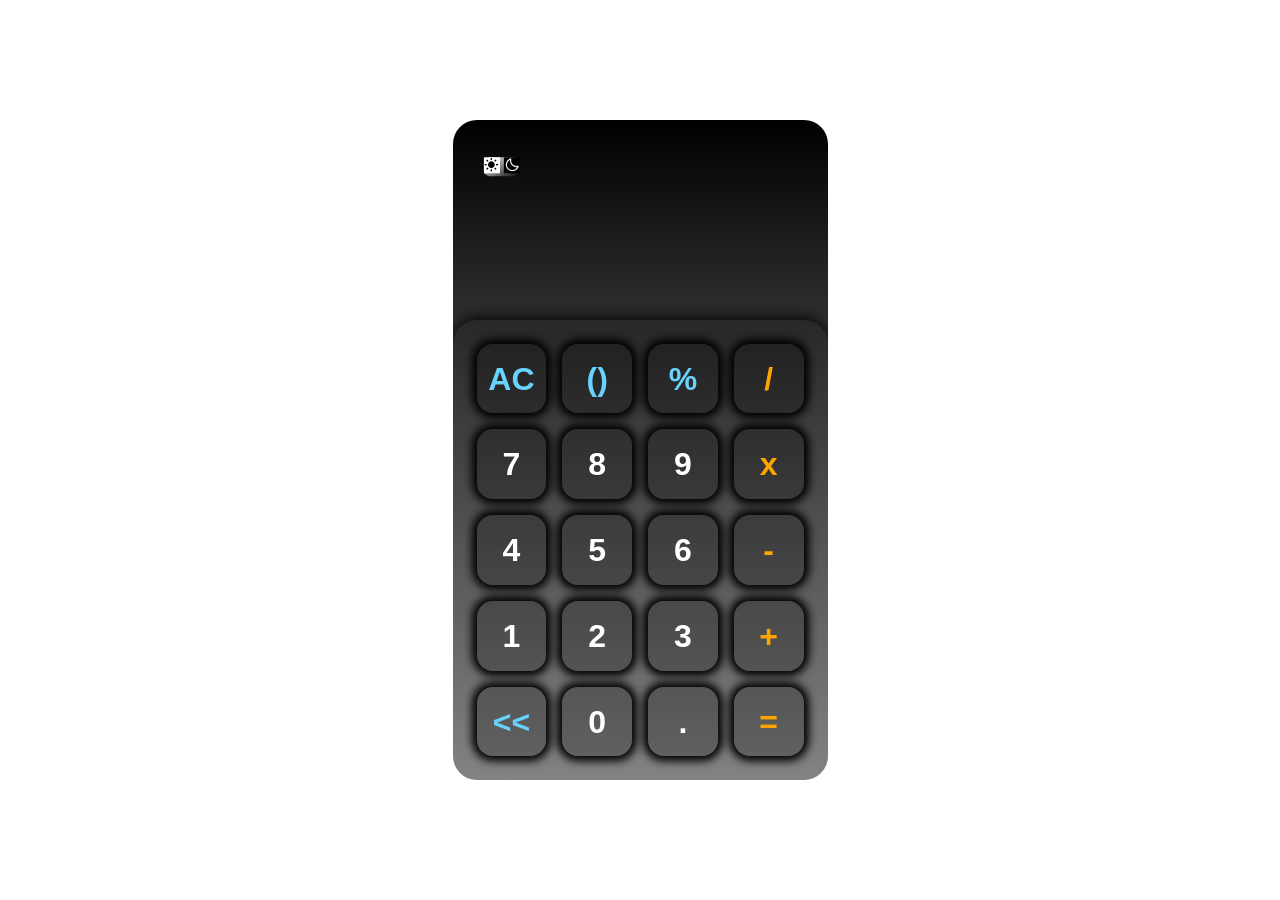
<file: index.html>
<!DOCTYPE html>
<html lang="en">
<head>
    <meta charset="UTF-8">
    <meta http-equiv="X-UA-Compatible" content="IE=edge">
    <meta name="viewport" content="width=device-width, initial-scale=1.0">
    <title>Calculator-app</title>
    <link rel="stylesheet" href="main.css">
    <link rel="stylesheet" href="https://unpkg.com/boxicons@2.1.2/css/boxicons.min.css">
</head>
<body>
    <div id="loader">
        <img src="/Preloader.gif" alt="">
    </div>
    <div class="app">
        <div class="calculator">
            <div class="screen">
            <div class="dark" id="dark">
                   
            <label for="toggle" class="toggle">
                <input type="checkbox" id="toggle">
                <i class="bx bxs-sun"></i>
                <i class="bx bx-moon"></i>
                <span class="ball"></span>
            </label>
        </div>
                
                
                <div class="content">
                    <div class="input"></div>
                    <div class="output"></div>
                </div>
            </div>
        <div class="keys">
            <div data-key="clear" class="key action">
                <span>AC</span>
            </div>
            <div data-key="brackets" class="key action">
                <span>()</span>
            </div>
            <div data-key="%" class="key action">
                <span>%</span>
            </div>
            <div data-key="/" class="key operator">
                <span>/</span>
            </div>
            <div data-key="7" class="key">
                <span>7</span>
            </div>
            <div data-key="8" class="key">
                <span>8</span>
            </div>
            <div data-key="9" class="key">
                <span>9</span>
            </div>
            <div data-key="*" class="key operator">
                <span>x</span>
            </div>
            <div data-key="4" class="key">
                <span>4</span>
            </div>
            <div data-key="5" class="key">
                <span>5</span>
            </div>
            <div data-key="6" class="key">
                <span>6</span>
            </div>
            <div data-key="-" class="key operator">
                <span>-</span>
            </div>
            <div data-key="1" class="key">
                <span>1</span>
            </div>
            <div data-key="2" class="key">
                <span>2</span>
            </div>
            <div data-key="3" class="key">
                <span>3</span>
            </div>
            <div data-key="+" class="key operator">
                <span>+</span>
            </div>
            <div data-key="backspace" class="key action">
                <span>&lt;&lt;</span>
            </div>
            <div data-key="0" class="key">
                <span>0</span>
            </div>
            <div data-key="." class="key">
                <span>.</span>
            </div>
            <div data-key="=" class="key operator">
                <span>=</span>
            </div>
        </div>

        </div>
    </div>
    <script src="index.js"></script>
</body>
</html>
</file>
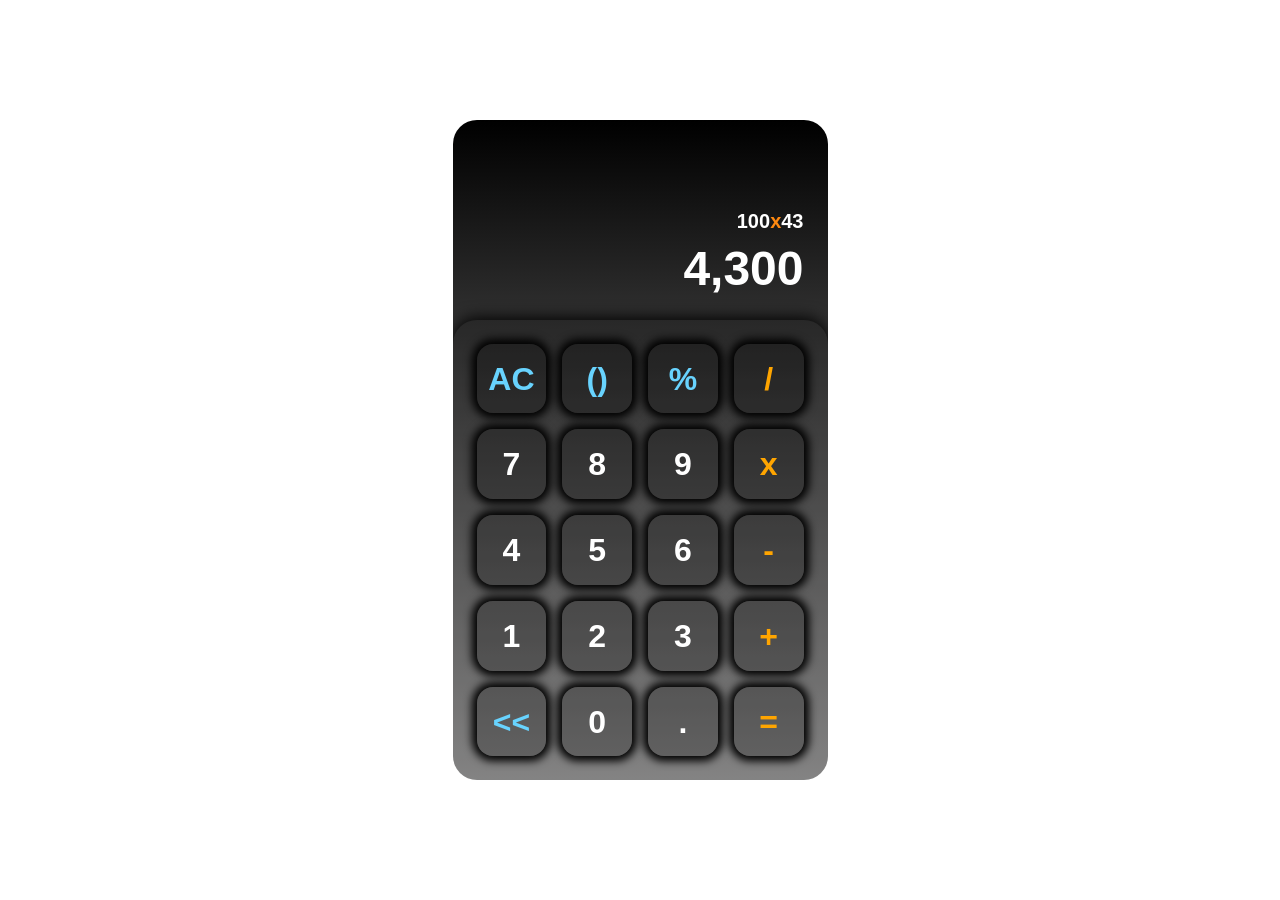
<file: index.html.html>
<!DOCTYPE html>
<html lang="en">
<head>
    <meta charset="UTF-8">
    <meta http-equiv="X-UA-Compatible" content="IE=edge">
    <meta name="viewport" content="width=device-width, initial-scale=1.0">
    <title>Calculator-app</title>
    <link rel="stylesheet" href="main.css">
</head>
<body>
    <div class="app">
        <div class="calculator">
            <div class="screen">
                <div class="content">
                    <div class="input">100<span class="operator">x</span>43</div>
                    <div class="output">4,300</div>
                </div>
            </div>
        <div class="keys">
            <div data-key="clear" class="key action">
                <span>AC</span>
            </div>
            <div data-key="brackets" class="key action">
                <span>()</span>
            </div>
            <div data-key="%r" class="key action">
                <span>%</span>
            </div>
            <div data-key="/" class="key operator">
                <span>/</span>
            </div>
            <div data-key="7" class="key">
                <span>7</span>
            </div>
            <div data-key="8" class="key">
                <span>8</span>
            </div>
            <div data-key="9" class="key">
                <span>9</span>
            </div>
            <div data-key="x" class="key operator">
                <span>x</span>
            </div>
            <div data-key="4" class="key">
                <span>4</span>
            </div>
            <div data-key="5" class="key">
                <span>5</span>
            </div>
            <div data-key="6" class="key">
                <span>6</span>
            </div>
            <div data-key="-" class="key operator">
                <span>-</span>
            </div>
            <div data-key="1" class="key">
                <span>1</span>
            </div>
            <div data-key="2" class="key">
                <span>2</span>
            </div>
            <div data-key="3" class="key">
                <span>3</span>
            </div>
            <div data-key="+" class="key operator">
                <span>+</span>
            </div>
            <div data-key="backspace" class="key action">
                <span>&lt;&lt;</span>
            </div>
            <div data-key="0" class="key">
                <span>0</span>
            </div>
            <div data-key="." class="key">
                <span>.</span>
            </div>
            <div data-key="=" class="key operator">
                <span>=</span>
            </div>
        </div>

        </div>
    </div>
    <script src="index.js"></script>
</body>
</html>
</file>
<file: main.css>
*{
    margin: 0;
    padding: 0;
    box-sizing: border-box;
    font-family: 'Gill Sans', 'Gill Sans MT', Calibri, 'Trebuchet MS', sans-serif;
}
.app{
    display: flex;
    justify-content: center;
    align-items: center;
    height: 100vh;
}
.calculator{
    background:linear-gradient(black,rgba(50, 49, 49, 0.473));
    width: 100%;
    max-width: 375px;
    min-height: 640px;
    display: flex;
    transition: 1s;
    flex-direction: column;
    border-radius: 1.5rem;
    overflow: hidden;
}
.screen{
    min-height: 200px;
    padding: 1.5rem;
    display: flex;
    transition: 0.7s;
    justify-content: flex-end;
    align-items: flex-end;
    color: white;
    text-align: right;
    flex: 1 1 auto;
}
.screen>.content>.input{
    font-size: 1.25rem;
    margin-bottom: 0.5rem;
}
.screen>.content>.output{
    font-size: 3rem;
    font-weight: 700;
    width: 100%;
    max-width: 100%;
    overflow: auto;
}
::-webkit-scrollbar{
    display: none;
}
.dark>.toggle>.bxs-sun{
    color: black;
    background-color: #ffffff;
}
.dark>.toggle>.bx-moon{
    color: white;
    background-color: black;
}
.light>.toggle{
    transform: translate(19%, -730%);
    position: absolute;
    transition: 1s;
    background: linear-gradient(145deg, #000000cc, #ffffff);
    border-radius: 6px;
}
#input{
display: none;

}
.light>.toggle>.bxs-sun{
    color: #ffffff;
    transition: 1s;
    background-color: black;
}
.light>.toggle>.bx-moon{
    color: black;
    transition: 1s;
    background-color: #ffffff;
}
.dark>.toggle>.bx-moon{
    transition: 1s;
    color: whitesmoke;
}
.dark>.toggle>.bxs-sun{
    color: black;
    transition: 1s;
    background-color: white;
}
.dark>.toggle{
    transform: translate(19%, -730%);
    position: absolute;
    background: linear-gradient(145deg, #ffffff, #000000cc);
    border-radius: 6px;
}
.screen>.content{
    font-size: 3rem;
    font-weight: 700;
    width: 100%;
    max-width: 100%;
    overflow-x: auto;
}
.screen>.content>.input>.operator{
    color:rgb(255 137 16);
}
.screen>.content>.input>.brackets,.screen>.content>.input>.percent{
    color:rgb(32 242 71);
}
.keys{
    background-color: rgb(0 0 0 / 17%);
    padding: 1.5rem;
    border-radius: 1.5rem 1.5rem 0 0;
    display: grid;
    grid-template-columns: repeat(4,1fr);
    grid-template-rows: repeat(5,1fr);
    grid-gap: 1rem;
    box-shadow: 0 -2px 16px black;
}
label>input{
    display: none;
}
.keys .key{
    position: relative;
    cursor: none;
    display: block;
    height:0;
    padding-top: 100%;
    box-shadow: 0px 0px 8px 5px black;
    background-color: rgb(0 0 0 / 24%);
    border-radius: 1rem;
    transition: 0.3s;
    user-select: none;
}
.keys .key:active{
    position: relative;
    cursor: pointer;
    display: block;
    height:0;
    box-shadow: 0px 0px 0px 0px black;
    padding-top: 90%;
    background-color: rgb(0 0 0 / 24%);
    border-radius: 1rem;
    transition: 0.3s;
    user-select: none;
}
.keys .key span{
    position: absolute;
    top: 50%;
    left:50%;
    transform: translate(-50%,-50%);
    font-size: 2rem;
    font-weight: 700;
    color:white
}
#loader{
   position: absolute;
   top: 25%;
   left: 25%;
}
#loader img{
    height:50vh;
    width: 50vw;
}
.keys .key.operator span{
    color: orange;
}
.keys .key.action span{
    color: rgb(104, 211, 254);
}
</file>
